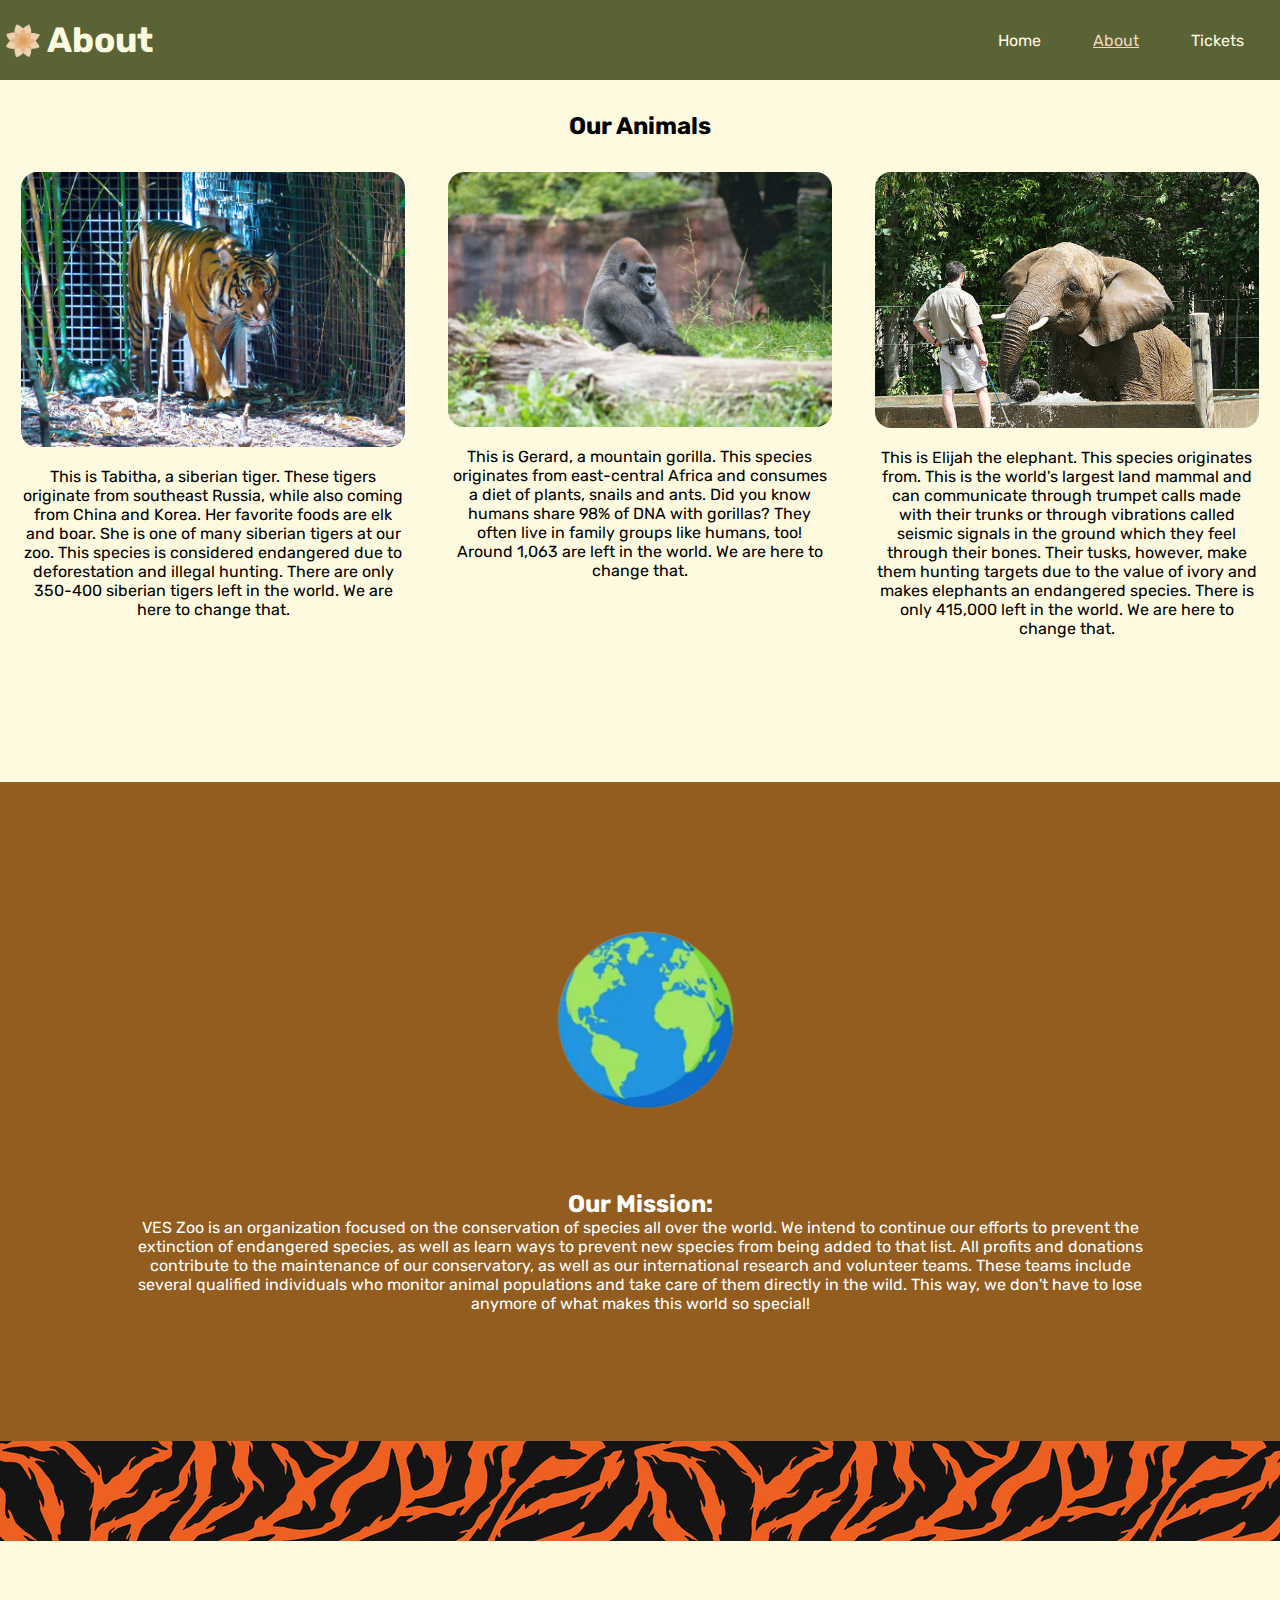
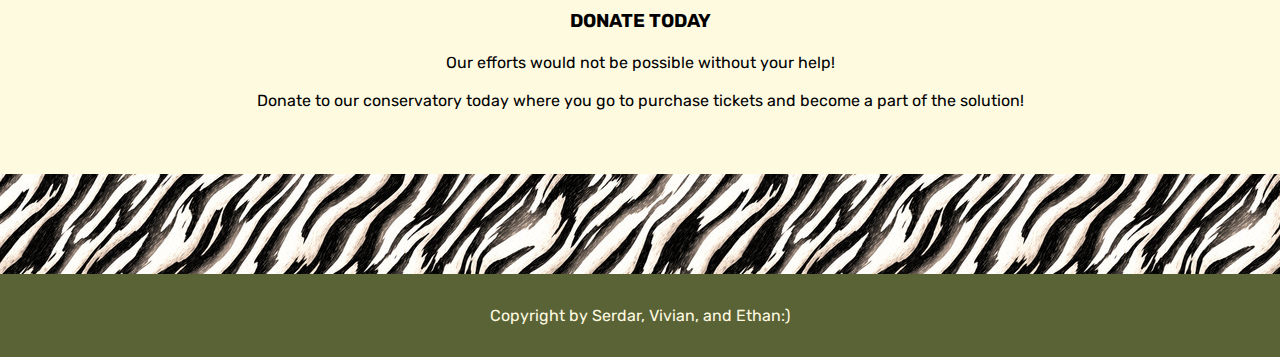
<file: about.html>
<!DOCTYPE HTML>
<html lang="en">

<head>
  <meta http-equiv="Content-Type" 
  content="text/html; charset=UTF-8" />
  <title>About</title>
  <link rel="stylesheet" href="css/styles.css">
</head>

<body>
	<header>

		<div class="header_imgtext">
			<img src="img/Screen_Shot_2021-11-30_at_12.21.19_PM-removebg-preview.png" class="header_img" alt="Logo">
			 <h1> About </h1>
		</div>
	
		<ul class="menubar">
		  <li class="menuitem"><a href="index.html" class="menulink" >Home</a>
			<ul>
				<li><a href="https://www.google.com/maps/search/4401+Zoo+Pkwy,+Asheboro,+NC+27205/@35.6309448,-79.7865461,14z/data=!3m1!4b1" target="_blank">Location</a></li>
				<li><a href="https://www.instagram.com/nczoo/?hl=en" target="_blank">Instagram</a></li>
				<li><a href="founders.html">Founders</a></li>
			  </ul>
		</li>
		  <li class="menuitem"><a href="about.html" class="menulink" id="home">About</a></li>
		  <li class="menuitem"><a href="tickets.html" class="menulink">Tickets</a></li>
		</ul>
	</header>
	

	<h2 class="our_animalsh2">Our Animals	</h2>

	<div class="body_images" id="animals_info">

		<div class="row_images">
		<img src="img/tiger.jfif.jpeg" class="img" alt="image of a tiger"> 
		<p class="animals_info">
			This is Tabitha, a siberian tiger. These tigers originate from southeast Russia, while also coming from China and Korea. Her favorite foods are elk and boar. She is one of many siberian tigers at our zoo. This species is considered endangered due to deforestation and illegal hunting. There are only 350-400 siberian tigers left in the world. We are here to change that.
		</p>
	</div>
		<div class="row_images">
		
		<img src="img/gorilla.jfif.jpeg" class="img" alt="image of a gorilla"> 
		<p class="animals_info">
			This is Gerard, a mountain gorilla. This species originates from east-central Africa and consumes a diet of plants, snails and ants. Did you know humans share 98% of DNA with gorillas? They often live in family groups like humans, too! Around 1,063 are left in the world. We are here to change that.
		</p>
	</div>
		<div class="row_images">
			<img src="img/elephant.jpg" class="img" alt="image of an elefant"> 
		<p class="animals_info">
			This is Elijah the elephant. This species originates from. This is the world's largest land mammal and can communicate through trumpet calls made with their trunks or through vibrations called seismic signals in the ground which they feel through their bones. Their tusks, however, make them hunting targets due to the value of ivory and makes elephants an endangered species. There is only 415,000 left in the world. We are here to change that.
		</p>
	</div>


	</div>


	<div class="mission">
		<div class="spin">
			<img class="wrld" src="img/world.png" alt="image of a world">
		</div>
		<h2> Our Mission:</h2> 
		<p > VES Zoo is an organization focused on the conservation of species all over the world. We intend to continue our efforts to prevent the extinction of endangered species, as well as learn ways to prevent new species from being added to that list. All profits and donations contribute to the maintenance of our conservatory, as well as our international research and volunteer teams. These teams include several qualified individuals who monitor animal populations and take care of them directly in the wild. This way, we don't have to lose anymore of what makes this world so special! </p>	
	</div>
	<div class="print"></div>
	<div class="donate">
		<h3> DONATE TODAY</h3> 

		<p> Our efforts would not be possible without your help!</p>	
		<br>
		<p>Donate to our conservatory today where you go to purchase tickets and become a part of the solution!</p>
	</div>

	<div class="zebra"></div>
	
	
	
	
	<footer>
		<p class="footer">Copyright by Serdar, Vivian, and Ethan:)</p>
	  </footer>
</body>  
</html>
</file>
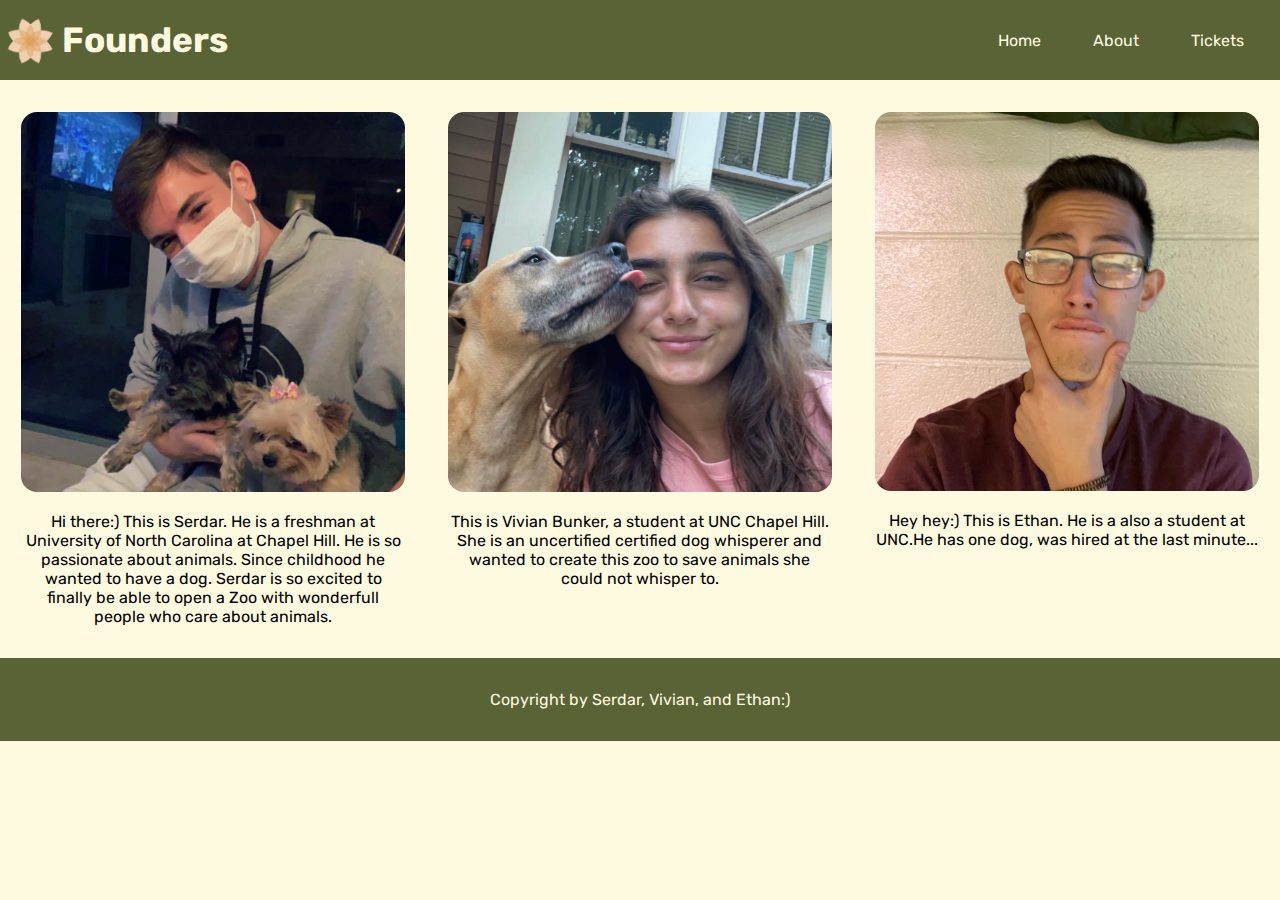
<file: founders.html>
<!DOCTYPE HTML>
<html lang="en">

<head>
  <meta http-equiv="Content-Type" 
  content="text/html; charset=UTF-8" />
  <title>Founders</title>
  <meta name="viewport" 
  content="width=device-width,initial-scale=1.0"/>

  <link rel="stylesheet" href="css/styles.css">
  <link rel="preconnect" href="https://fonts.googleapis.com">
<link rel="preconnect" href="https://fonts.gstatic.com" crossorigin>
<link href="https://fonts.googleapis.com/css2?family=Bebas+Neue&display=swap" rel="stylesheet">

</head>

<body>
<header>

	<div class="header_imgtext">
		<img src="img/Screen_Shot_2021-11-30_at_12.21.19_PM-removebg-preview.png" class="header_img" alt="Logo">
     	<h1> Founders</h1>
    </div>

	<ul class="menubar">
	  <li class="menuitem"><a href="index.html" class="menulink" >Home</a>
		<ul>
			<li><a href="https://www.google.com/maps/search/4401+Zoo+Pkwy,+Asheboro,+NC+27205/@35.6309448,-79.7865461,14z/data=!3m1!4b1" target="_blank">Location</a></li>
			<li><a href="https://www.instagram.com/nczoo/?hl=en" target="_blank">Instagram</a></li>
			<li><a href="founders.html" id="home">Founders</a></li>
		  </ul>
	</li>
	  <li class="menuitem"><a href="about.html" class="menulink">About</a></li>
	  <li class="menuitem"><a href="tickets.html" class="menulink">Tickets</a></li>
	</ul>
</header>


<div class="body_images" id="animals_info">
	<div class="row_images">
	<img src="img/IMG_6390.jpg" class="img" alt="Image of a Founder"> 
	<p class="animals_info">
		Hi there:) This is Serdar. He is a freshman at University of North Carolina at Chapel Hill. He is so passionate about animals. Since childhood he wanted to have a dog. Serdar is so excited to finally be able to open a Zoo with wonderfull people who care about animals.
	</p>
</div>
	<div class="row_images">
	
	<img src="img/IMG_6392.jpg" class="img" alt="Image of a Founder"> 
	<p class="animals_info">
		This is Vivian Bunker, a student at UNC Chapel Hill. She is an uncertified certified dog whisperer and wanted to create this zoo to save animals she could not whisper to. 
	</p>
</div>

	<div class="row_images">
		<img src="img/IMG_6399.jpg" class="img" alt="Image of a Founder"> 
	<p class="animals_info">
		Hey hey:) This is Ethan. He is a also a student at UNC.He has one dog, was hired at the last minute... 
	</p>
</div>

</div>

<footer>
	<p class="footer">Copyright by Serdar, Vivian, and Ethan:)</p>
  </footer>
</body>
</file>
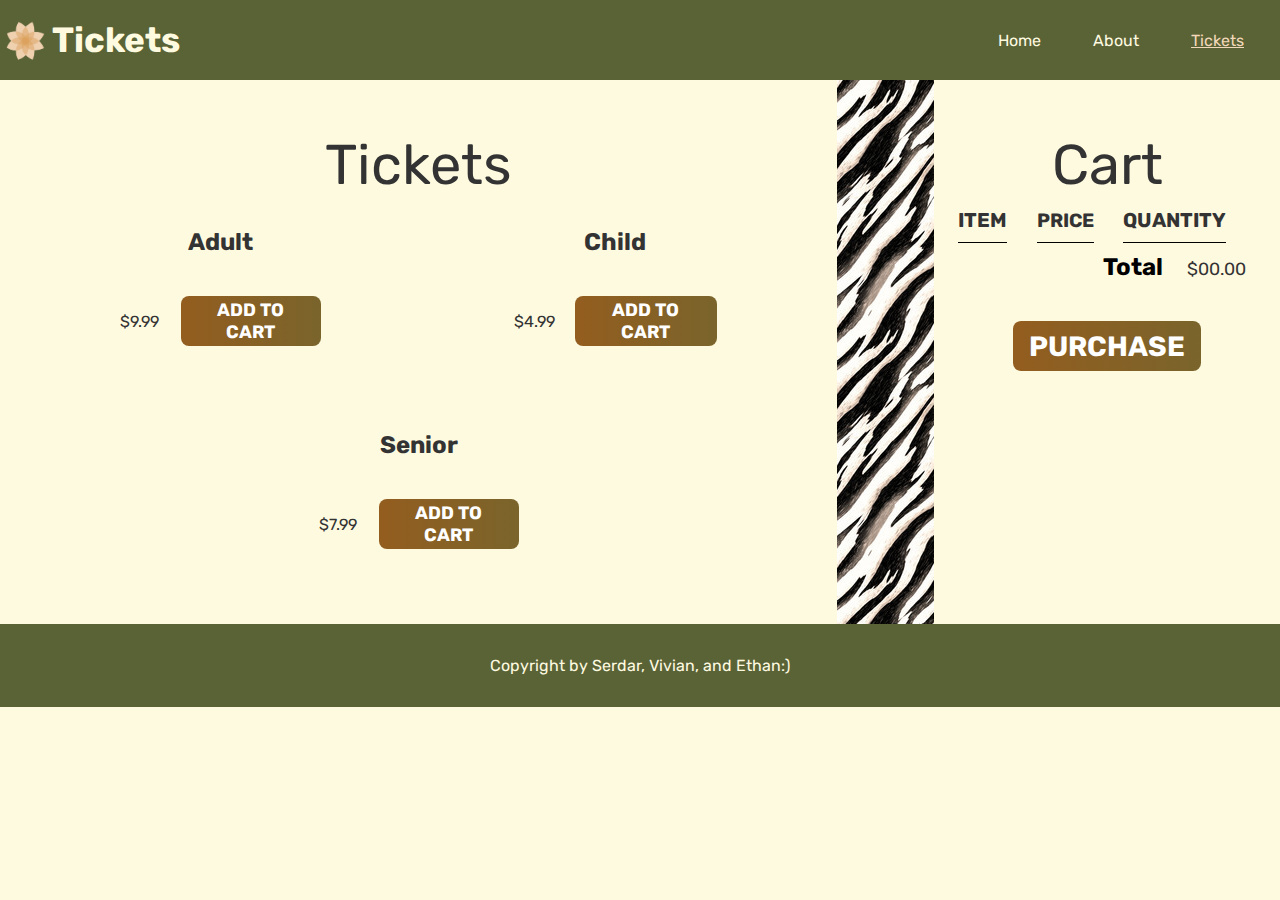
<file: tickets.html>
<!DOCTYPE HTML>
<html lang="en">

<head>
  <meta http-equiv="Content-Type" 
  content="text/html; charset=UTF-8" />
  <title>Tickets</title>
  <script src="tickets.js"></script>
  <meta name="viewport" 
  content="width=device-width,initial-scale=1.0"/>

  <link rel="stylesheet" href="css/styles.css">
  <link rel="preconnect" href="https://fonts.googleapis.com">
<link rel="preconnect" href="https://fonts.gstatic.com" crossorigin>
<link href="https://fonts.googleapis.com/css2?family=Bebas+Neue&display=swap" rel="stylesheet">

</head>

<body>
<header>

	<div class="header_imgtext">
		<img src="img/Screen_Shot_2021-11-30_at_12.21.19_PM-removebg-preview.png" class="header_img" alt="">
     	<h1> Tickets</h1>
    </div>

	<ul class="menubar">
	  <li class="menuitem"><a href="index.html" class="menulink" >Home</a>
		<ul>
			<li><a href="https://www.google.com/maps/search/4401+Zoo+Pkwy,+Asheboro,+NC+27205/@35.6309448,-79.7865461,14z/data=!3m1!4b1" target="_blank">Location</a></li>
			<li><a href="https://www.instagram.com/nczoo/?hl=en" target="_blank">Instagram</a></li>
			<li><a href="founders.html">Founders</a></li>
		  </ul>
	</li>
	  <li class="menuitem"><a href="about.html" class="menulink">About</a></li>
	  <li class="menuitem"><a href="tickets.html" class="menulink"  id="home">Tickets</a></li>
	</ul>
</header>
	
	<section class="main-content">
		
		<section class="container">
			<h2 class="section-header">Tickets</h2>
			<div class="shop_items">
				<div class="shop_item">
					<span class="shop_item-title">Adult</span>
					<div class="shop_item-details">
						<span class="shop_item-price">$9.99</span>
						<button class="btn btn-primary shop_item-button" type="button">ADD TO CART</button>
					</div>
				</div>
				<div class="shop_item">
					<span class="shop_item-title">Child</span>
					<div class="shop_item-details">
						<span class="shop_item-price">$4.99</span>
						<button class="btn btn-primary shop_item-button" type="button">ADD TO CART</button>
					</div>
				</div>
				<div class="shop_item">
					<span class="shop_item-title">Senior</span>
					<div class="shop_item-details">
						<span class="shop_item-price">$7.99</span>
						<button class="btn btn-primary shop_item-button" type="button">ADD TO CART</button>
					</div>
				</div>
			</div>
		</section>
		<div class="print"></div>
		<div class="zebra2"></div>
	
	

		<section class="container">
			<h2 class="section-header">Cart</h2>
	
			<div class="cart-row">
				<span class="cart-item cart-header cart-column">ITEM</span>
				<span class="cart-price cart-header cart-column">PRICE</span>
				<span class="cart-quantity cart-header cart-column">QUANTITY</span>
			</div>
	
			<div class="cart-items">
			</div>
	
			<div class="cart-total">
				<strong class="cart-total-title">Total</strong>
				<span class="cart-total-price">$00.00</span>
			</div>
	
			<button class="btn btn-primary btn-purchase" type="button">PURCHASE</button>
		</section>
	</section>

	<footer>
    <p class="footer">Copyright by Serdar, Vivian, and Ethan:)</p>
</footer>
</body>
</file>
<file: css/styles.css>
@import url('https://fonts.googleapis.com/css2?family=Rubik:wght@300&display=swap');

* {
  margin: 0;
  padding: 0;
  box-sizing: border-box;
}



body {
  background-color: #FEFAE0;
  font-family: 'Rubik', sans-serif;
}
h1 {
  font-size: 20px;
}



/*links*/



nav {
	font-family: 'Rubik', sans-serif;
}

.header_img {
  width: 25%;
  max-width: 80px;
}

img {
  max-width: 100%;
}

header {
  background-color: #5A6336;
  font-family: 'Rubik', sans-serif;
  display: flex;
  justify-content: space-between;
  height: 80px;
  
}

.header_imgtext {
  display: flex;
  align-items: center;
  color: #FEFAE0;
  font-family: 'Rubik', sans-serif;
}


.menubar {
  padding: 10px;
  display: flex;
  justify-content: flex-end;
  align-items: center;

}
.menuitem {
  display: inline-block;
  margin: 10px;
}
.menulink {
color: #FEFAE0;
  text-decoration: none;
  transition: all 250ms;
}

.menulink:hover , .menulink:focus{
  color: #F2D8BA;
  text-decoration: underline;
}

#home {
  color: #F2D8BA;
  text-decoration: underline;
}

#home:hover , #home:focus{
  color: #FEFAE0;
  text-decoration: underline;
}



a {
  text-decoration: none;
}

ul {
	list-style: none;
	margin: 0;
	padding-left: 0;
}

li {
	color: #FEFAE0;
  background: #5A6336;
  float: left;
	padding: 1rem;
	position: relative;
	text-decoration: none;
  transition-duration: 0.5s;
  text-align: center;
}
  
li a {
  color: #FEFAE0;
}

a:hover , a:focus {
  color: #F2D8BA;
  text-decoration: underline;
}

ul li ul {
  display: none;
	position: absolute;
	left: -8px;
  margin-top: 1rem;
  transition: all 0.5s ease;
}

ul li:hover  ul , li:focus {
  opacity: 1;
  display: block;
}

ul li ul li {
  width: 100%;
}


.australiazoo {
  text-decoration: underline;
  color: black;
  transition: all 0.5s ease;
}
.australiazoo:hover , .australiazoo:focus {
  color:black; 
}
/*links done*/


/*intro*/

.body_img {
  max-width: 100%;
}

.body_text {
  display: flex;
  align-items: center;
  flex-direction: column;
  margin: 1rem;
  font-family: 'Rubik', sans-serif;
}


.about_info {
  padding: 1rem;
  font-size: large;
}


@media screen and (min-width: 750px){
  .about_info {
    max-width: 70%;
  }
  h1 {
    font-size: 35px;
  }
}

/*cards for location and tickets*/

.btn {
  background-image: linear-gradient(to right, #935D1F   1%, #5A6336);
  background-size: 200%;
  background-position: 0% 0%;
  transition: background-position 1s ease;
  color: white;
  text-decoration: none;
  padding: 1rem;
  margin: 3rem;
  border-radius: 8px;
  font-size: 18px;
  text-align: center;
  font-style: normal;
  border-radius: 5px;
  border: none;
  max-width: 70%;
  margin: 20px 0;
  transition: all 350ms;
  font-family: 'Rubik', sans-serif;
  height: 50px;
  display: flex;
  align-items: center;
  justify-content: center;

}

.btn:hover , .btn:focus{
  text-decoration: none;
  background-position: 100% 0%;;
  color: white;
}



.body_cards {
  display: flex;
  flex-direction: column;
  align-items: center;
}


.body_cards1 {
  width: 70%;
  display: flex;
 align-items: center;
 justify-content: space-between;
  flex-direction: column;
  background-color: #5A6336;
  margin: 1rem;
  padding: 1rem;
  border-radius: 1rem;
  color:#FEFAE0;
  font-family: 'Rubik', sans-serif;
}


@media screen and (min-width: 750px){
 .body_cards {
  display: flex;
  flex-direction: row;
  justify-content: space-around;
 }
 .body_cards1 {
  height: 250px;
 }
}

@media screen and (min-width: 1000px){
  .body_cards1 {
   height: 200px;
  }
}


/* cards done*/



/* animals*/
.body_images {
  display: flex;
  max-width: 70%;
  margin: 1rem auto;
 align-items: center; 
 flex-direction: column;
 
}

.img {
  border-radius: 1rem;
}
.row_images {
  margin: 1rem 0;
}

@media screen and (min-width: 750px){
  .body_images {
    display: flex;
    flex-direction: row;
    max-width: 100%;
    justify-content: space-around;
    
  }

  .row_images {
    max-width: 30%;
  }
}
/* animals done */







.footer{
  color: #FEFAE0;
  background-color: #5A6336;
  padding: 2rem 3rem;
  text-align: center;
  font-family: 'Rubik', sans-serif;
}
.photoby {
font-size: x-small;
}




/* about about about*/




.header_imgtext {
  display: flex;
  align-items: center;
  color: #FEFAE0;
  font-family: 'Rubik', sans-serif;
}


.menubar {
  padding: 10px;
  display: flex;
  justify-content: flex-end;
}
.menuitem {
  display: inline-block;
  margin: 10px;
}
.menulink {
color: #FEFAE0;
  text-decoration: none;
}
.menulink:hover {
  color: #F2D8BA;
  text-decoration: underline;
}


h2{
  margin-top: 2rem;
}

h3 {
  margin: 1rem;
  padding: 5px;
}



.animals_info {
  margin-top: 1rem;
  text-align: center;
}

@media screen and (min-width:700px) {
 
 #animals_info {
   align-items: flex-start;
   }
   
}


.spin {
  width: 100%;

}
.our_animalsh2 {
  display: flex;
  justify-content: center;
}
.wrld{ 
  width: 20%;
  transform-origin: center;
  animation: rotation 6s infinite;
}

@keyframes rotation {
  from {
    transform: rotate(0deg);
  }
  to {
    transform: rotate(359deg);
  }
}




.mission {
  background-color: #935D1F;
 margin-top: 10%;
 padding: 10%;
 text-align: center;
 width: 100%;
 color: white;

}

.donate {
  margin: 4rem auto;
 text-align: center;
 width: 90%;

}

.print {
  background-image: url("../img/print.jpg");
  background-repeat: repeat-x;
  height: 100px;
}

.zebra {
  background-image: url("../img/zebra.jpg") ;
  background-repeat: repeat-x;
  height: 100px;
}

/*--------------------------------content areas--------------------------------*/
.main-content{
  display: flex;
  flex-direction: column;
}
.container {
  background-color: #FEFAE0;
  margin: 20px auto;
  padding: 0 1.5em;
}
.section-header{
  font-family: 'Rubik', sans-serif;
  font-weight: normal;
  color: #333;
  text-align: center;
  font-size: 3.5em;
}
.divide{
  width: auto;
  height: 30px;
  background-color: aqua;
}
/*--------------------------------btn primary--------------------------------*/
.btn {
  background-image: linear-gradient(to right, #935D1F   1%, #5A6336);
  background-size: 200%;
  background-position: 0% 0%;
  transition: background-position 1s ease;
  color: white;
  text-decoration: none;
  padding: 1rem;
  margin: 3rem;
  border-radius: 8px;
  font-size: 18px;
  text-align: center;
  font-style: normal;
  border-radius: 5px;
  border: none;
  max-width: 70%;
  margin: 20px 0;
  transition: all 350ms;
  font-family: 'Rubik', sans-serif;
  height: 50px;
  display: flex;
  align-items: center;
  justify-content: center;
}

.btn-primary {
  color: white;
  background-image:linear-gradient(to right, #935D1F 1%, #606c38);
  background-size: 200%;
  background-position: 0% 0%;
  transition: background-position 1s ease;
  padding: 1rem;
  border: none;
  border-radius: 8px;
  font-weight: bold;
   font-family: 'Rubik', sans-serif;
   
}

.btn-primary:hover, btn:focus {
  text-decoration: none;
  background-position: 100%;
  color: white;
  cursor: pointer;
}
/*--------------------------------btn alt--------------------------------*/
.btn-danger {
  color: white;
  background-image:linear-gradient(to right, #606c38 1%, #935D1F);
  background-size: 200%;
  background-position: 0% 0%;
  transition: background-position 1s ease;
  border: none;
  border-radius: .3em;
  font-weight: bold;
}

.btn-danger:hover,btn:focus {
  text-decoration: none;
  background-position: 100%;
}

/*--------------------------------shop items--------------------------------*/
.shop_item {
  margin: 30px;
}

.shop_item-title {
  display: block;
  width: 100%;
  text-align: center;
  font-weight: bold;
  font-size: 1.5em;
  color: #333;
  margin-bottom: 15px;
  font-family: 'Rubik', sans-serif;
}

.shop_item-image {
  height: 250px;
}

.shop_item-details {
  display: flex;
  align-items: center;
  padding: 5px;
}

.shop_item-price {
  flex-grow: 1;
  color: #333;
  margin-right: 10px;
}

.shop_items {
  display: flex;
  flex-wrap: wrap;
  justify-content: space-around;
}
/*--------------------------------cart items--------------------------------*/
.cart-header {
  font-weight: bold;
  font-size: 1.25em;
  color: #333;
}

.cart-column {
  display: flex;
  align-items: center;
  border-bottom: 1px solid black;
  margin-right: 1.5em;
  padding-bottom: 10px;
  margin-top: 10px;
}

.cart-row {
  display: flex;
}

.cart-item {
  width: 45%;
}

.cart-price {
  width: 20%;
  font-size: 1.2em;
  color: #333;
}

.cart-quantity {
  width: 35%;
}

.cart-item-title {
  color: #333;
  margin-left: .5em;
  font-size: 1.2em;
}

.cart-quantity-input {
  height: 34px;
  width: 50px;
  border-radius: 5px;
  background-color: #eee;
  color: #333;
  padding: 0;
  text-align: center;
  font-size: 1.2em;
  margin-right: 25px;
}

.cart-row:last-child {
  border-bottom: 1px solid black;
}

.cart-row:last-child .cart-column {
  border: none;
}

.cart-total {
  text-align: end;
  margin-top: 10px;
  margin-right: 10px;
}

.cart-total-title {
  font-weight: bold;
  font-size: 1.5em;
  color: black;
  margin-right: 20px;
}

.cart-total-price {
  color: #333;
  font-size: 1.1em;
}

.btn-purchase {
  display: flex;
   justify-content: center;
   align-items: center;
  margin: 40px auto 80px auto;
  font-size: 1.75em;
}
/*--------------------------------Contact area--------------------------------*/
input[type=text], select, textarea {
  width: 100%;
  padding: 12px;
  border: 1px solid #ccc;
  margin-top: 6px;
  margin-bottom: 16px;
}
h5{
  font-family: 'Rubik', sans-serif;
  font-weight: normal;
  color: FEFAE0;
  text-align: center;
  font-size: 1.5rem;
}
input[type=submit] {
  align-self: center;
  background-color: #dda15e;
  color: FEFAE0;
  padding: 12px 20px;
  border: none;
  cursor: pointer;
}

input[type=submit]:hover {
  background-color: #dda25e83;
}
.interact{
  display:flex;
  flex-direction: column;
}

.Contact {
  height:auto;
  display: flex;
  flex-direction: column;
  align-items: center;
  border-radius: 5px;
  background-color: #5A6336;
  padding: 10px;
}
.contact-column {
  float: left;
  width: 50%;
  margin-top: 6px;
  padding: 20px;
}
.fa {
  background-color: transparent;
  padding: 20px;
  font-size: 30px;
  width: 50px;
  text-decoration: none;
  text-align: center;
}
.icon-list{
  display: flex;
  align-self: center;
}
.icon-list a {
  display: block;
  text-align: center;
  padding: 8px;
  transition: all 0.5s ease;
  color: white;
  font-size: 20px;
  float:right;
}

@media (min-width: 750px){
.main-content{
  display: flex;
  flex-direction: row;
}
.zebra2 {
  background-image: url("../img/zebra.jpg") ;
  background-repeat: repeat;
  height: auto;
  width: 100px;
}
}


#btw {
  font-size: smaller;
  height: 20px;
}
form {
  display: flex;
  
  align-items: center;
}
</file>
